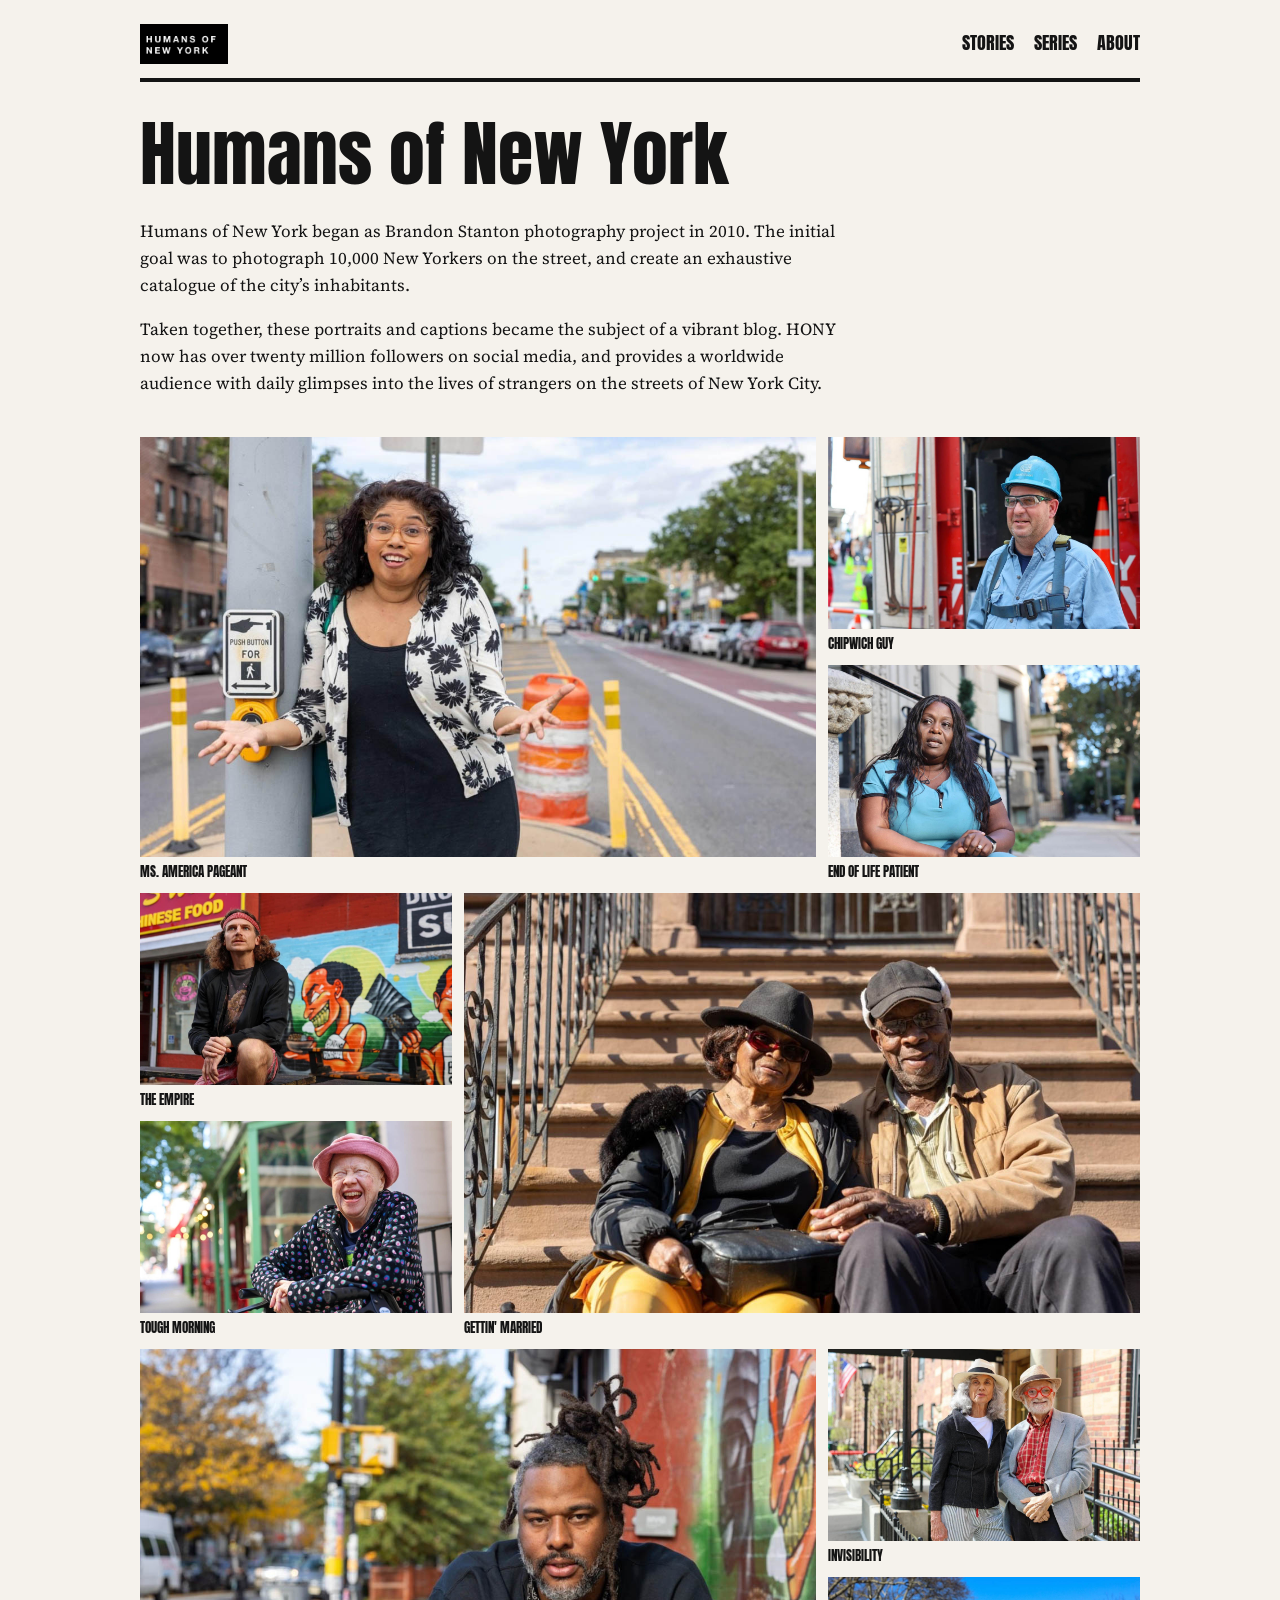
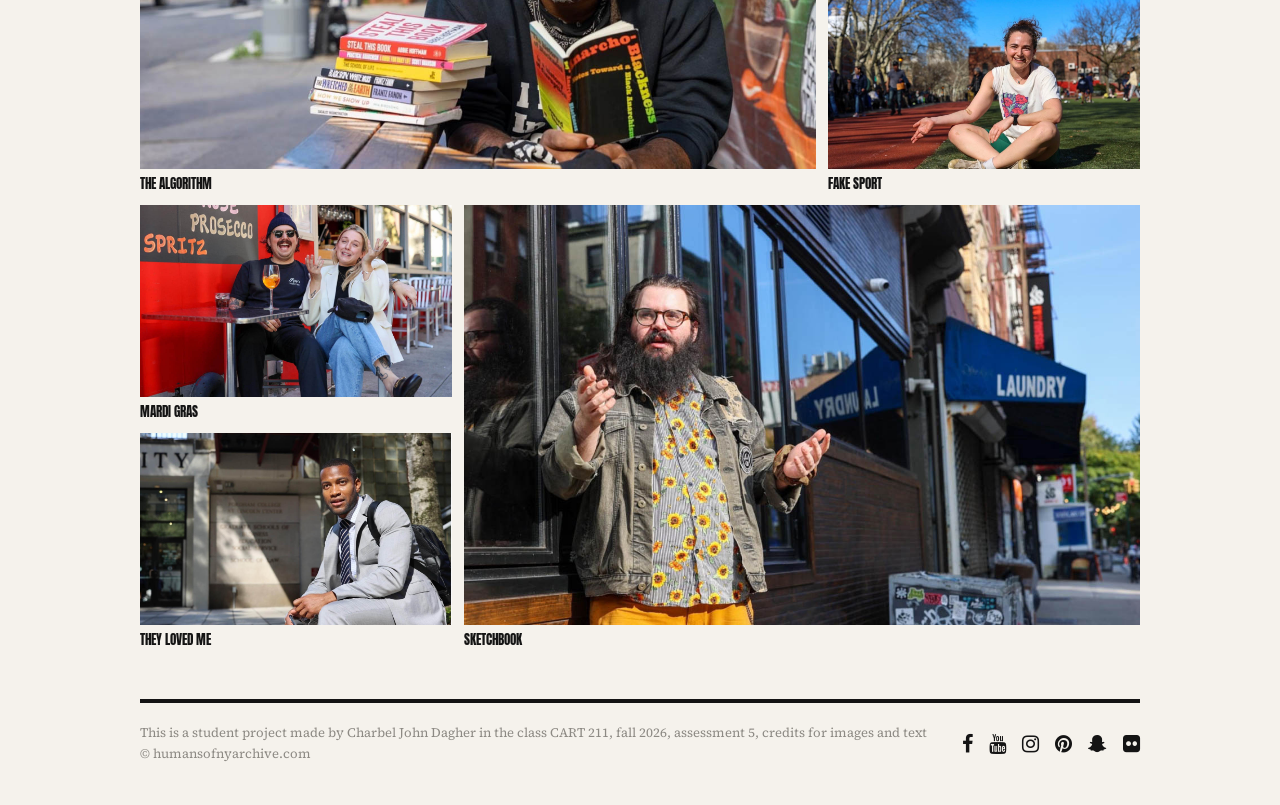
<file: assessment5/index.html>
<!DOCTYPE html>
<html lang="en">
<head>
  <meta charset="UTF-8">
  <meta name="viewport" content="width=device-width, initial-scale=1.0">
  <meta name="robots" content="noindex">
  <title>Humans of New York</title>
  <link rel="stylesheet" href="https://fonts.googleapis.com/css2?family=Anton&family=Source+Serif+4&display=swap">
  <link rel="stylesheet" href="https://cdnjs.cloudflare.com/ajax/libs/font-awesome/4.7.0/css/font-awesome.min.css">
  <link rel="stylesheet" href="css/style.css">
</head>
<body>
  <header>
    <a href="index.html"><img src="images/logo.png" alt="Humans of New York" width="88"></a>
    <nav>
      <ul>
        <li><a href="story.html">Stories</a></li>
        <li><a href="index.html#series">Series</a></li>
        <li><a href="index.html#about">About</a></li>
      </ul>
    </nav>
  </header>
  <main>
    <h1>Humans of New York</h1>
    <section id="about">
      <p>Humans of New York began as Brandon Stanton photography project in 2010. The initial goal was to photograph 10,000 New Yorkers on the street, and create an exhaustive catalogue of the city’s inhabitants.</p>
      <p>Taken together, these portraits and captions became the subject of a vibrant blog. HONY now has over twenty million followers on social media, and provides a worldwide audience with daily glimpses into the lives of strangers on the streets of New York City.</p>
    </section>
    <section id="series" class="galerie">
        <figure class="pic1"><a href="story.html"><img src="images/america_pageant.jpg" alt="Woman leaning on a crosswalk pole"></a><figcaption>Ms. America pageant</figcaption></figure>
        <figure class="pic2"><img src="images/chipwich_guy.jpg" alt="Worker in a blue hard hat"><figcaption>Chipwich guy</figcaption></figure>
        <figure class="pic3"><img src="images/end_of_life_patient.jpg" alt="Woman sitting on a stoop"><figcaption>End of life patient</figcaption></figure>
        <figure class="pic4"><img src="images/the_empire.jpg" alt="Young man in front of a mural"><figcaption>The Empire</figcaption></figure>
        <figure class="pic5"><img src="images/gettin_married.jpg" alt="Couple sitting on steps"><figcaption>Gettin' married</figcaption></figure>
        <figure class="pic6"><img src="images/tough_morning.jpg" alt="Older woman in a pink hat laughing"><figcaption>Tough morning</figcaption></figure>
        <figure class="pic7"><img src="images/the_algorithm.jpg" alt="Man reading next to a stack of books"><figcaption>The algorithm</figcaption></figure>
        <figure class="pic8"><img src="images/invisibility.jpg" alt="Older couple in front of a townhouse"><figcaption>Invisibility</figcaption></figure>
        <figure class="pic9"><img src="images/fake_sport.jpg" alt="Woman sitting on a sports field"><figcaption>Fake sport</figcaption></figure>
        <figure class="pic10"><img src="images/mardi_gras.jpg" alt="Two friends at a cafe table"><figcaption>Mardi Gras</figcaption></figure>
        <figure class="pic11"><img src="images/sketchbook.jpg" alt="Bearded man talking on a sidewalk"><figcaption>Sketchbook</figcaption></figure>
        <figure class="pic12"><img src="images/they_loved_me.jpg" alt="Young man in a suit"><figcaption>They loved me</figcaption></figure>
    </section>
  </main>
  <footer>
    <p>This is a student project made by Charbel John Dagher in the class CART 211, fall 2026, assessment 5, credits for images and text &copy; humansofnyarchive.com</p>
    <ul>
      <li><a href="#" class="fa fa-facebook"></a></li>
      <li><a href="#" class="fa fa-youtube"></a></li>
      <li><a href="#" class="fa fa-instagram"></a></li>
      <li><a href="#" class="fa fa-pinterest"></a></li>
      <li><a href="#" class="fa fa-snapchat-ghost"></a></li>
      <li><a href="#" class="fa fa-flickr"></a></li>
    </ul>
  </footer>
</body>
</html>
</file>
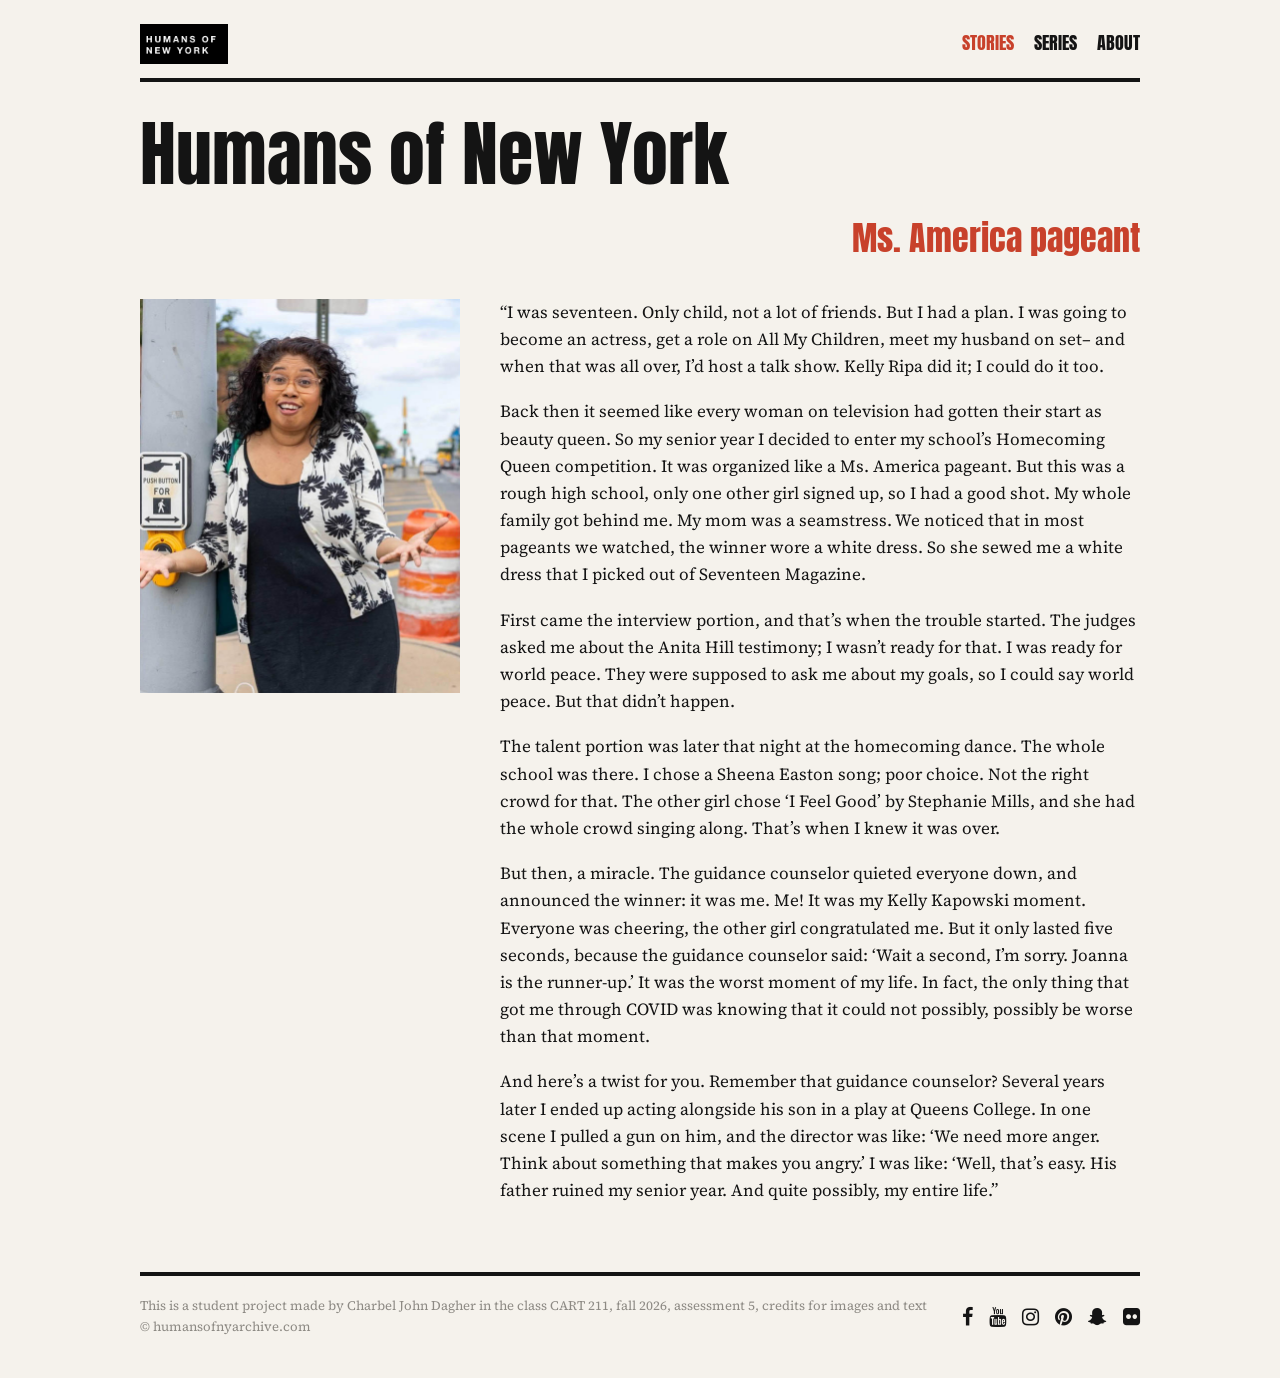
<file: assessment5/story.html>
<!DOCTYPE html>
<html lang="en">
<head>
  <meta charset="UTF-8">
  <meta name="viewport" content="width=device-width, initial-scale=1.0">
  <meta name="robots" content="noindex">
  <title>Ms. America pageant | Humans of New York</title>
  <link rel="stylesheet" href="https://fonts.googleapis.com/css2?family=Anton&family=Source+Serif+4&display=swap">
  <link rel="stylesheet" href="https://cdnjs.cloudflare.com/ajax/libs/font-awesome/4.7.0/css/font-awesome.min.css">
  <link rel="stylesheet" href="css/style.css">
</head>
<body>
  <header>
    <a href="index.html"><img src="images/logo.png" alt="Humans of New York" width="88"></a>
    <nav>
      <ul>
        <li><a href="story.html" class="current">Stories</a></li>
        <li><a href="index.html#series">Series</a></li>
        <li><a href="index.html#about">About</a></li>
      </ul>
    </nav>
  </header>
  <main>
    <h1>Humans of New York</h1>
    <section class="story">
      <h2>Ms. America pageant</h2>
      <img src="images/story1.jpg" alt="Woman leaning on a crosswalk pole">
      <div>
        <p>“I was seventeen. Only child, not a lot of friends. But I had a plan. I was going to become an actress, get a role on All My Children, meet my husband on set– and when that was all over, I’d host a talk show. Kelly Ripa did it; I could do it too.</p>
        <p>Back then it seemed like every woman on television had gotten their start as beauty queen. So my senior year I decided to enter my school’s Homecoming Queen competition. It was organized like a Ms. America pageant. But this was a rough high school, only one other girl signed up, so I had a good shot. My whole family got behind me. My mom was a seamstress. We noticed that in most pageants we watched, the winner wore a white dress. So she sewed me a white dress that I picked out of Seventeen Magazine.</p>
        <p>First came the interview portion, and that’s when the trouble started. The judges asked me about the Anita Hill testimony; I wasn’t ready for that. I was ready for world peace. They were supposed to ask me about my goals, so I could say world peace. But that didn’t happen.</p>
        <p>The talent portion was later that night at the homecoming dance. The whole school was there. I chose a Sheena Easton song; poor choice. Not the right crowd for that. The other girl chose ‘I Feel Good’ by Stephanie Mills, and she had the whole crowd singing along. That’s when I knew it was over.</p>
        <p>But then, a miracle. The guidance counselor quieted everyone down, and announced the winner: it was me. Me! It was my Kelly Kapowski moment. Everyone was cheering, the other girl congratulated me. But it only lasted five seconds, because the guidance counselor said: ‘Wait a second, I’m sorry. Joanna is the runner-up.’ It was the worst moment of my life. In fact, the only thing that got me through COVID was knowing that it could not possibly, possibly be worse than that moment.</p>
        <p>And here’s a twist for you. Remember that guidance counselor? Several years later I ended up acting alongside his son in a play at Queens College. In one scene I pulled a gun on him, and the director was like: ‘We need more anger. Think about something that makes you angry.’ I was like: ‘Well, that’s easy. His father ruined my senior year. And quite possibly, my entire life.”</p>
      </div>
    </section>
  </main>
  <footer>
    <p>This is a student project made by Charbel John Dagher in the class CART 211, fall 2026, assessment 5, credits for images and text &copy; humansofnyarchive.com</p>
    <ul>
      <li><a href="#" class="fa fa-facebook"></a></li>
      <li><a href="#" class="fa fa-youtube"></a></li>
      <li><a href="#" class="fa fa-instagram"></a></li>
      <li><a href="#" class="fa fa-pinterest"></a></li>
      <li><a href="#" class="fa fa-snapchat-ghost"></a></li>
      <li><a href="#" class="fa fa-flickr"></a></li>
    </ul>
  </footer>
</body>
</html>
</file>
<file: assessment5/css/style.css>
*,
*::before,
*::after {
  box-sizing: border-box;
}
* {
  margin: 0;
}
html {
  -webkit-text-size-adjust: 100%;
  text-size-adjust: 100%;
}
body {
  min-height: 100vh;
  line-height: 1.5;
  -webkit-font-smoothing: antialiased;
}
img,
picture,
video,
canvas,
svg {
  display: block;
  max-width: 100%;
}
input,
button,
textarea,
select {
  font: inherit;
  color: inherit;
}
h1, h2, h3, h4, h5, h6 {
  line-height: 1.2;
  text-wrap: balance;
}
p {
  text-wrap: pretty;
}
p, h1, h2, h3, h4, h5, h6 {
  overflow-wrap: break-word;
}
nav ul,
ul[role="list"],
ol[role="list"] {
  list-style: none;
  padding: 0;
}
nav a,
footer a,
figure a {
  text-decoration: none;
}
a {
  color: inherit;
  text-decoration-skip-ink: auto;
}
button {
  cursor: pointer;
}
@media (prefers-reduced-motion: reduce) {
  *,
  *::before,
  *::after {
    animation-duration: 0.01ms !important;
    animation-iteration-count: 1 !important;
    transition-duration: 0.01ms !important;
    scroll-behavior: auto !important;
  }
}
body {
  font-family: "Source Serif 4", Georgia, serif;
  font-size: 17px;
  line-height: 1.6;
  color: #141414;
  background-color: #f5f2ec;
  padding-left: 20px;
  padding-right: 20px;
}
a {
  color: #141414;
}
header,
main,
footer {
  max-width: 1000px;
  margin-left: auto;
  margin-right: auto;
}
header {
  display: flex;
  justify-content: space-between;
  align-items: center;
  padding-top: 24px;
  padding-bottom: 14px;
  border-bottom: 4px solid #141414;
}
header ul {
  display: flex;
  column-gap: 20px;
  list-style: none;
}
header a {
  font-family: "Anton", sans-serif;
  font-size: 18px;
  text-transform: uppercase;
}
header a:hover {
  color: #c8412b;
}
header .current {
  color: #c8412b;
}
h1 {
  font-family: "Anton", sans-serif;
  font-weight: normal;
  font-size: 72px;
  line-height: 1;
  margin-top: 36px;
  margin-bottom: 28px;
}
#about {
  max-width: 700px;
  margin-bottom: 40px;
}
#about p {
  margin-bottom: 16px;
}
.galerie {
  display: grid;
  grid-template-columns: auto auto auto;
  gap: 12px;
  margin-bottom: 50px;
}
.galerie a {
  display: block;
}
.galerie img {
  width: 100%;
  height: 192px;
  object-fit: cover;
  object-position: top;
}
.pic1 img,
.pic5 img,
.pic7 img,
.pic11 img {
  height: 420px;
}
figcaption {
  font-family: "Anton", sans-serif;
  font-size: 13px;
  line-height: 18px;
  text-transform: uppercase;
  margin-top: 6px;
}
.pic1 {
  grid-column-start: 1;
  grid-column-end: 3;
  grid-row-start: 1;
  grid-row-end: 3;
}
.pic5 {
  grid-column-start: 2;
  grid-column-end: 4;
  grid-row-start: 3;
  grid-row-end: 5;
}
.pic7 {
  grid-column-start: 1;
  grid-column-end: 3;
  grid-row-start: 5;
  grid-row-end: 7;
}
.pic11 {
  grid-column-start: 2;
  grid-column-end: 4;
  grid-row-start: 7;
  grid-row-end: 9;
}
.story {
  display: grid;
  grid-template-columns: 1fr 2fr;
  column-gap: 40px;
  row-gap: 40px;
  margin-bottom: 50px;
}
.story h2 {
  grid-column-start: 1;
  grid-column-end: 3;
  grid-row-start: 1;
  grid-row-end: 2;
  text-align: right;
  font-family: "Anton", sans-serif;
  font-weight: normal;
  font-size: 34px;
  color: #c8412b;
}
.story img {
  grid-column-start: 1;
  grid-column-end: 2;
  grid-row-start: 2;
  grid-row-end: 3;
}
.story div {
  grid-column-start: 2;
  grid-column-end: 3;
  grid-row-start: 2;
  grid-row-end: 3;
}
.story p {
  margin-bottom: 18px;
}
footer {
  display: flex;
  justify-content: space-between;
  align-items: center;
  column-gap: 24px;
  padding-top: 20px;
  padding-bottom: 40px;
  border-top: 4px solid #141414;
  font-size: 13px;
  color: #8d8a84;
}
footer ul {
  display: flex;
  column-gap: 16px;
  list-style: none;
  padding-left: 0;
  font-size: 20px;
}
footer a:hover {
  color: #c8412b;
}
@media (max-width: 700px) {
  h1 {
    font-size: 48px;
  }
  header a {
    font-size: 15px;
  }
  header ul {
    column-gap: 12px;
  }
  .galerie {
    grid-template-columns: auto auto;
    gap: 8px;
  }
  .galerie img {
    height: 98px;
  }
  .pic1 img,
  .pic5 img,
  .pic7 img,
  .pic11 img {
    height: 226px;
  }
  figcaption {
    font-size: 11px;
    line-height: 16px;
    margin-top: 6px;
  }
  .pic1 {
    grid-column-start: 1;
    grid-column-end: 3;
    grid-row-start: 1;
    grid-row-end: 3;
  }
  .pic5 {
    grid-column-start: 1;
    grid-column-end: 3;
    grid-row-start: 5;
    grid-row-end: 7;
  }
  .pic7 {
    grid-column-start: 1;
    grid-column-end: 3;
    grid-row-start: 7;
    grid-row-end: 9;
  }
  .pic11 {
    grid-column-start: 1;
    grid-column-end: 3;
    grid-row-start: 11;
    grid-row-end: 13;
  }
  .story {
    grid-template-columns: 1fr;
    row-gap: 20px;
  }
  .story h2 {
    grid-column-start: 1;
    grid-column-end: 2;
    grid-row-start: 1;
    grid-row-end: 2;
    text-align: left;
  }
  .story img {
    grid-column-start: 1;
    grid-column-end: 2;
    grid-row-start: 2;
    grid-row-end: 3;
  }
  .story div {
    grid-column-start: 1;
    grid-column-end: 2;
    grid-row-start: 3;
    grid-row-end: 4;
  }
  footer {
    flex-direction: column;
    align-items: flex-start;
    row-gap: 16px;
  }
}
</file>
